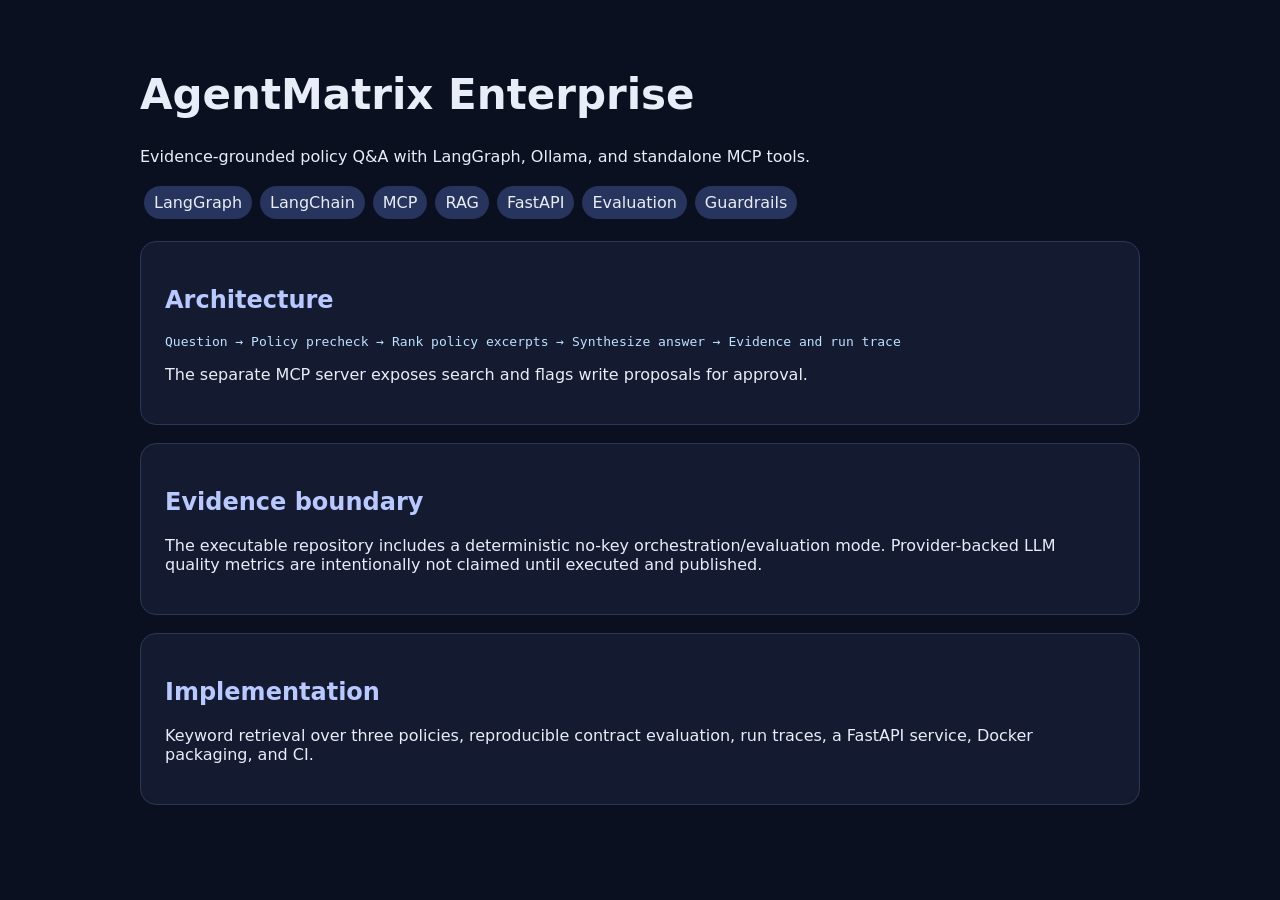
<file: hf_static/index.html>
<!doctype html>
<html lang="en">
<head><meta charset="utf-8"><meta name="viewport" content="width=device-width,initial-scale=1"><title>AgentMatrix Enterprise</title>
<style>body{font-family:system-ui;margin:0;background:#0b1020;color:#e8edf7}.wrap{max-width:1000px;margin:auto;padding:42px}.card{background:#141b31;border:1px solid #2c3656;border-radius:16px;padding:24px;margin:18px 0}.pill{display:inline-block;background:#27345d;padding:7px 10px;border-radius:999px;margin:4px}code,pre{white-space:pre-wrap;color:#bfe1ff}h1{font-size:42px}h2{color:#b9c8ff}</style></head>
<body><div class="wrap"><h1>AgentMatrix Enterprise</h1><p>Evidence-grounded policy Q&amp;A with LangGraph, Ollama, and standalone MCP tools.</p>
<div><span class="pill">LangGraph</span><span class="pill">LangChain</span><span class="pill">MCP</span><span class="pill">RAG</span><span class="pill">FastAPI</span><span class="pill">Evaluation</span><span class="pill">Guardrails</span></div>
<div class="card"><h2>Architecture</h2><pre>Question → Policy precheck → Rank policy excerpts → Synthesize answer → Evidence and run trace</pre><p>The separate MCP server exposes search and flags write proposals for approval.</p></div>
<div class="card"><h2>Evidence boundary</h2><p>The executable repository includes a deterministic no-key orchestration/evaluation mode. Provider-backed LLM quality metrics are intentionally not claimed until executed and published.</p></div>
<div class="card"><h2>Implementation</h2><p>Keyword retrieval over three policies, reproducible contract evaluation, run traces, a FastAPI service, Docker packaging, and CI.</p></div>
</div></body></html>
</file>
